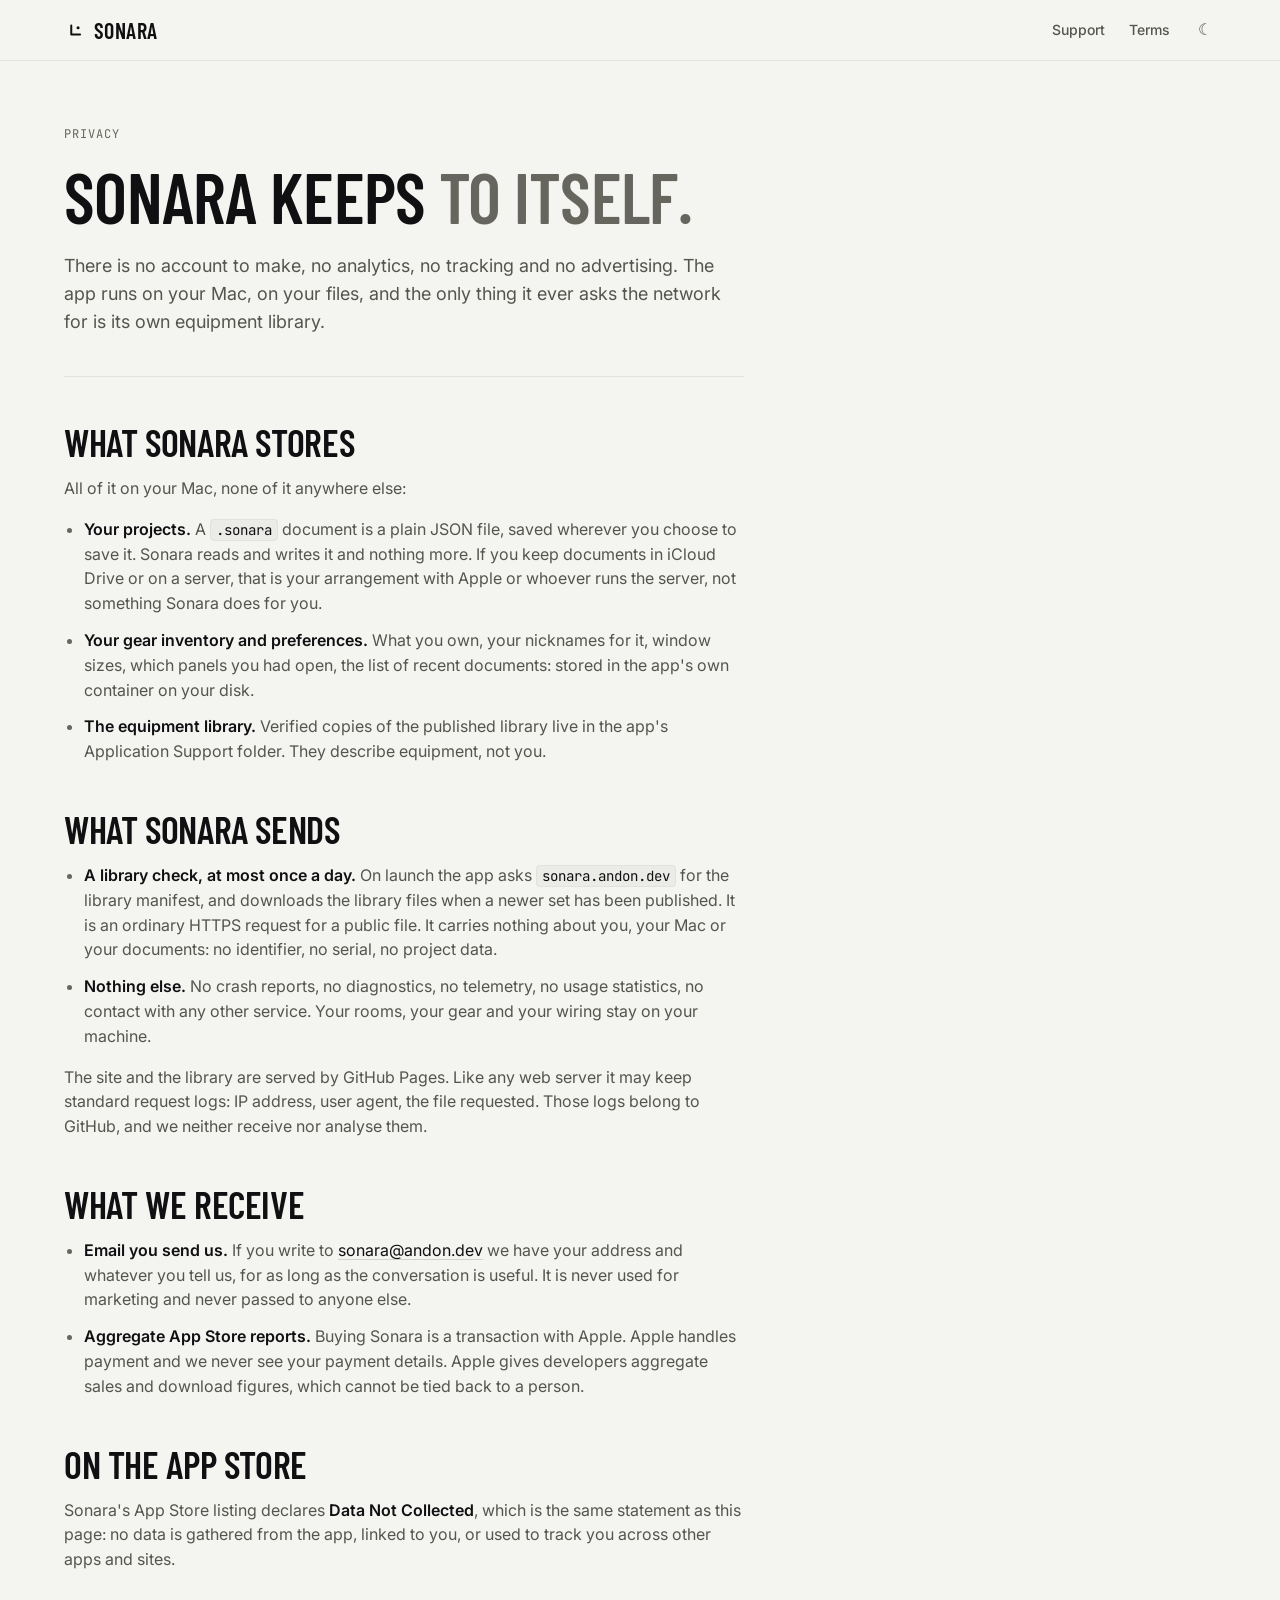
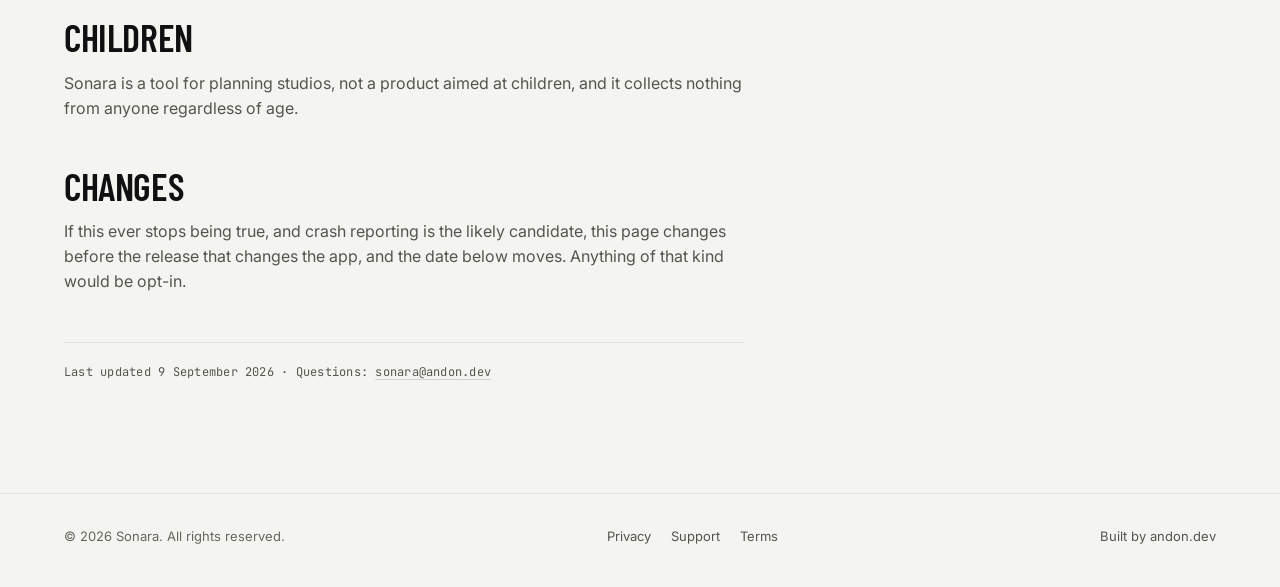
<file: privacy/index.html>
<!doctype html>
<html lang="en">
<head>
  <meta charset="utf-8" />
  <meta name="viewport" content="width=device-width, initial-scale=1" />
  <title>Privacy - Sonara</title>
  <meta name="description" content="What Sonara stores, what it sends and what we receive. No account, no analytics, no tracking: the app fetches its equipment library and nothing else." />
  <meta property="og:title" content="Privacy - Sonara" />
  <meta property="og:description" content="No account, no analytics, no tracking. Sonara fetches its equipment library and nothing else." />
  <meta property="og:url" content="https://sonara.andon.dev/privacy/" />
  <link rel="canonical" href="https://sonara.andon.dev/privacy/" />
  <link rel="icon" type="image/png" href="/assets/icon-256.png" />
  <link rel="apple-touch-icon" href="/assets/icon-256.png" />
  <script>(function(){var t;try{t=localStorage.getItem('theme')}catch(e){}if(!t)t=(window.matchMedia&&matchMedia('(prefers-color-scheme: light)').matches)?'light':'dark';document.documentElement.setAttribute('data-theme',t);})();</script>
  <link rel="preconnect" href="https://fonts.googleapis.com" />
  <link rel="preconnect" href="https://fonts.gstatic.com" crossorigin />
  <link href="https://fonts.googleapis.com/css2?family=Barlow+Condensed:wght@600;700&family=Inter:wght@400;500;600&family=JetBrains+Mono&display=swap" rel="stylesheet" />
  <link rel="stylesheet" href="/style.css" />
</head>
<body class="subpage" id="top">
  <header>
    <div class="wrap nav">
      <a href="/" class="brand" aria-label="Sonara">
        <svg viewBox="0 0 100 100" aria-hidden="true"><path d="M33 30 V70 H73" fill="none" stroke="currentColor" stroke-width="9" stroke-linecap="round" stroke-linejoin="round"/><circle cx="64" cy="40" r="7" fill="currentColor"/></svg>
        <span class="name">Sonara</span>
      </a>
      <nav class="nav-links">
        <a class="nav-link" href="/support/">Support</a>
        <a class="nav-link" href="/terms/">Terms</a>
        <button id="theme-toggle" class="theme-btn" aria-label="Toggle dark and light theme">☀︎</button>
      </nav>
    </div>
  </header>

  <main>
    <section class="page">
      <div class="wrap">
        <div class="page-head">
          <span class="mono">Privacy</span>
          <h1 class="display">Sonara keeps <em>to itself.</em></h1>
          <p class="lede">There is no account to make, no analytics, no tracking and no advertising. The app runs on your Mac, on your files, and the only thing it ever asks the network for is its own equipment library.</p>
        </div>

        <div class="prose">
          <h2 class="display">What Sonara stores</h2>
          <p>All of it on your Mac, none of it anywhere else:</p>
          <ul>
            <li><b>Your projects.</b> A <code>.sonara</code> document is a plain JSON file, saved wherever you choose to save it. Sonara reads and writes it and nothing more. If you keep documents in iCloud Drive or on a server, that is your arrangement with Apple or whoever runs the server, not something Sonara does for you.</li>
            <li><b>Your gear inventory and preferences.</b> What you own, your nicknames for it, window sizes, which panels you had open, the list of recent documents: stored in the app's own container on your disk.</li>
            <li><b>The equipment library.</b> Verified copies of the published library live in the app's Application Support folder. They describe equipment, not you.</li>
          </ul>

          <h2 class="display">What Sonara sends</h2>
          <ul>
            <li><b>A library check, at most once a day.</b> On launch the app asks <code>sonara.andon.dev</code> for the library manifest, and downloads the library files when a newer set has been published. It is an ordinary HTTPS request for a public file. It carries nothing about you, your Mac or your documents: no identifier, no serial, no project data.</li>
            <li><b>Nothing else.</b> No crash reports, no diagnostics, no telemetry, no usage statistics, no contact with any other service. Your rooms, your gear and your wiring stay on your machine.</li>
          </ul>
          <p>The site and the library are served by GitHub Pages. Like any web server it may keep standard request logs: IP address, user agent, the file requested. Those logs belong to GitHub, and we neither receive nor analyse them.</p>

          <h2 class="display">What we receive</h2>
          <ul>
            <li><b>Email you send us.</b> If you write to <a href="mailto:sonara@andon.dev">sonara@andon.dev</a> we have your address and whatever you tell us, for as long as the conversation is useful. It is never used for marketing and never passed to anyone else.</li>
            <li><b>Aggregate App Store reports.</b> Buying Sonara is a transaction with Apple. Apple handles payment and we never see your payment details. Apple gives developers aggregate sales and download figures, which cannot be tied back to a person.</li>
          </ul>

          <h2 class="display">On the App Store</h2>
          <p>Sonara's App Store listing declares <b>Data Not Collected</b>, which is the same statement as this page: no data is gathered from the app, linked to you, or used to track you across other apps and sites.</p>

          <h2 class="display">Children</h2>
          <p>Sonara is a tool for planning studios, not a product aimed at children, and it collects nothing from anyone regardless of age.</p>

          <h2 class="display">Changes</h2>
          <p>If this ever stops being true, and crash reporting is the likely candidate, this page changes before the release that changes the app, and the date below moves. Anything of that kind would be opt-in.</p>

          <p class="mono updated">Last updated 9 September 2026 &middot; Questions: <a href="mailto:sonara@andon.dev">sonara@andon.dev</a></p>
        </div>
      </div>
    </section>
  </main>

  <footer>
    <div class="wrap foot">
      <div>© 2026 Sonara. All rights reserved.</div>
      <nav class="foot-links">
        <a href="/privacy/">Privacy</a>
        <a href="/support/">Support</a>
        <a href="/terms/">Terms</a>
      </nav>
      <div><a href="https://andon.dev">Built by andon.dev</a></div>
    </div>
  </footer>

  <script src="/theme.js"></script>
</body>
</html>
</file>
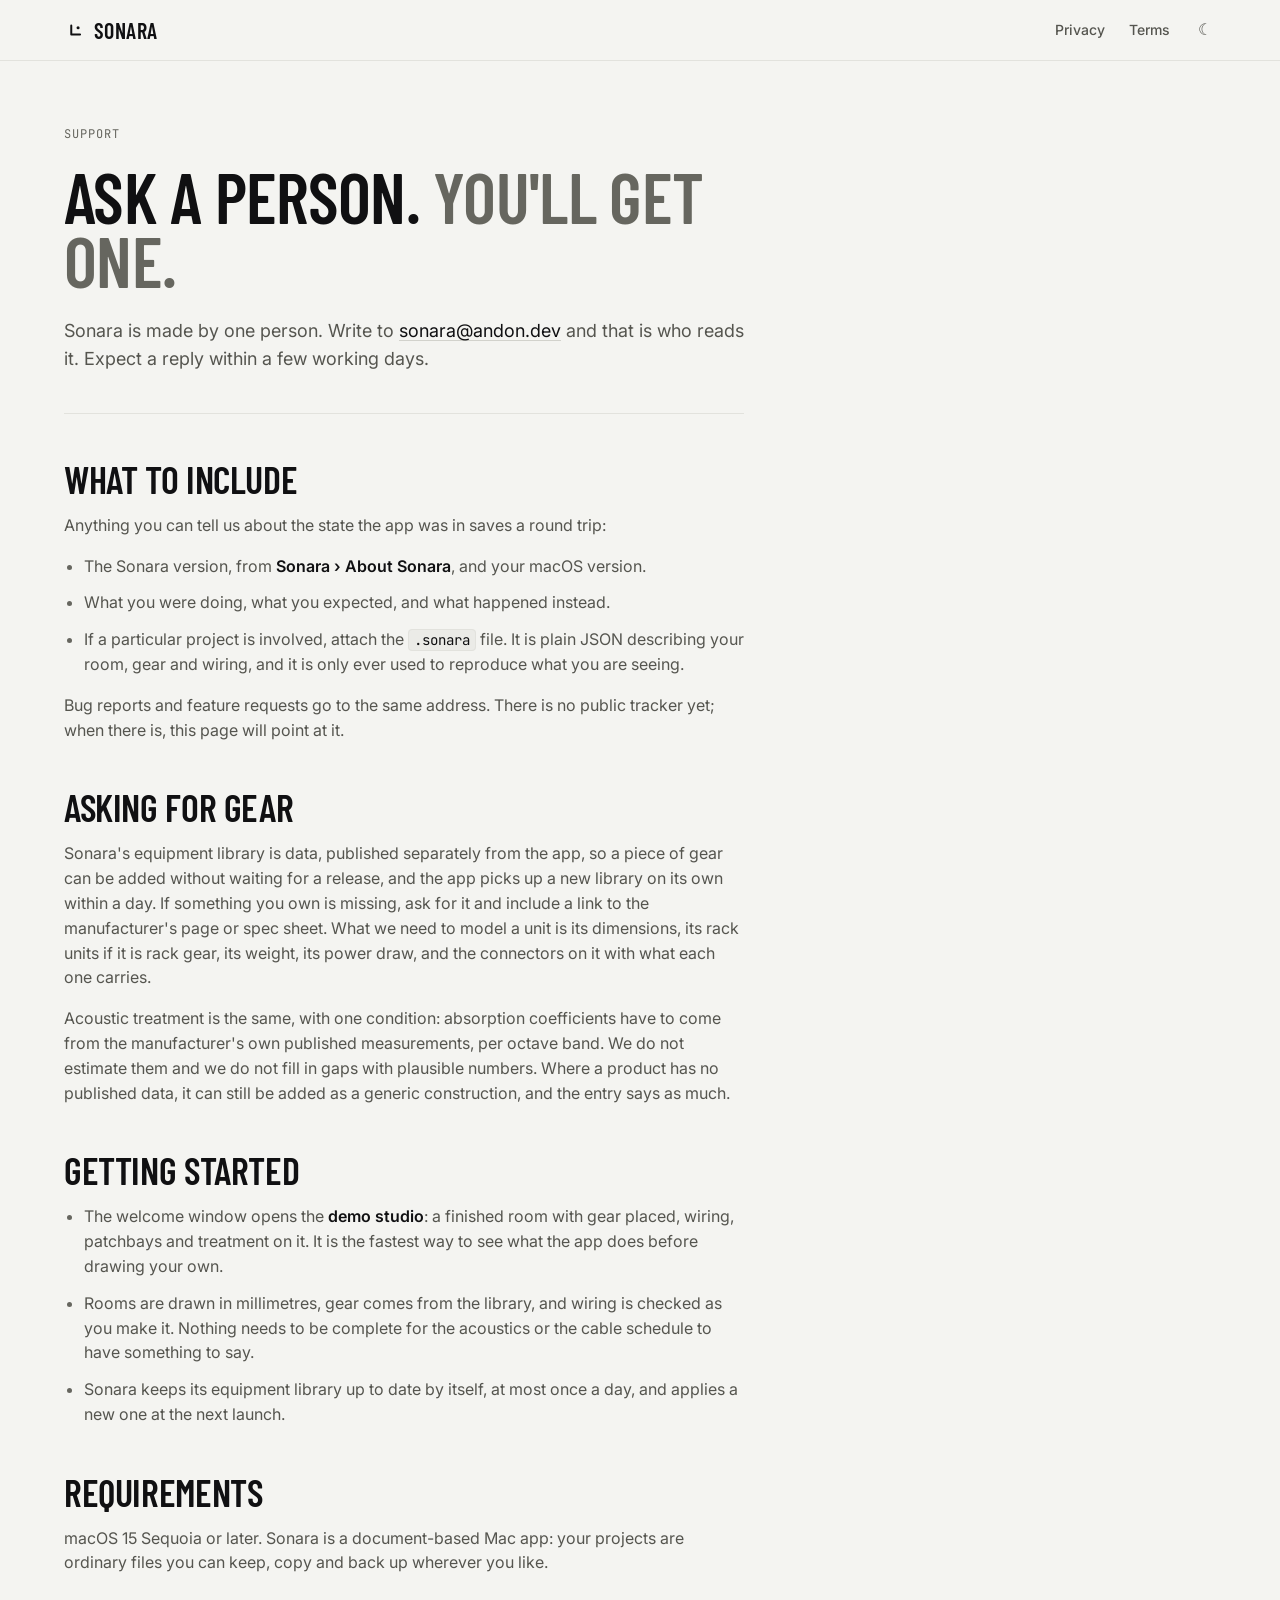
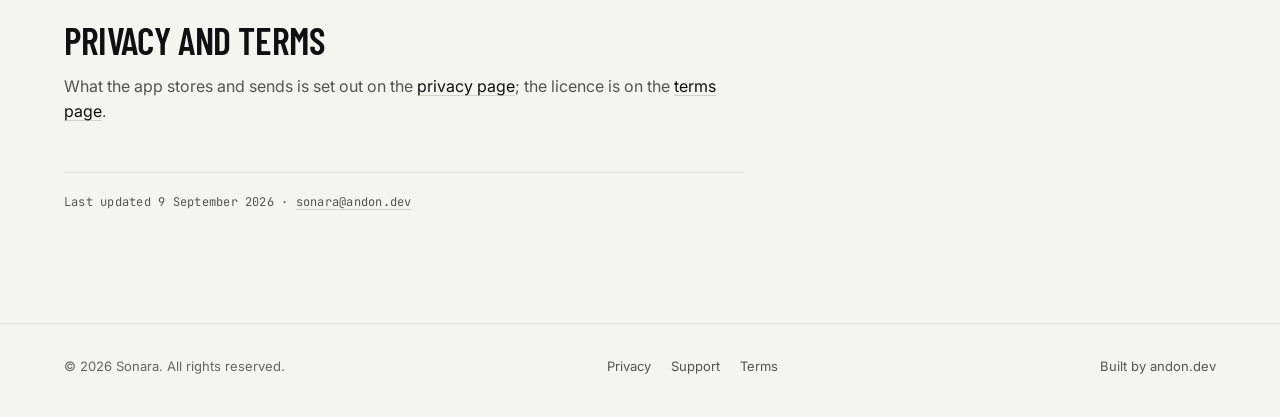
<file: support/index.html>
<!doctype html>
<html lang="en">
<head>
  <meta charset="utf-8" />
  <meta name="viewport" content="width=device-width, initial-scale=1" />
  <title>Support - Sonara</title>
  <meta name="description" content="How to get help with Sonara: where to write, what to include, how to ask for a piece of gear to be added to the library, and where to start." />
  <meta property="og:title" content="Support - Sonara" />
  <meta property="og:description" content="Where to write, what to include, and how to ask for gear to be added to the library." />
  <meta property="og:url" content="https://sonara.andon.dev/support/" />
  <link rel="canonical" href="https://sonara.andon.dev/support/" />
  <link rel="icon" type="image/png" href="/assets/icon-256.png" />
  <link rel="apple-touch-icon" href="/assets/icon-256.png" />
  <script>(function(){var t;try{t=localStorage.getItem('theme')}catch(e){}if(!t)t=(window.matchMedia&&matchMedia('(prefers-color-scheme: light)').matches)?'light':'dark';document.documentElement.setAttribute('data-theme',t);})();</script>
  <link rel="preconnect" href="https://fonts.googleapis.com" />
  <link rel="preconnect" href="https://fonts.gstatic.com" crossorigin />
  <link href="https://fonts.googleapis.com/css2?family=Barlow+Condensed:wght@600;700&family=Inter:wght@400;500;600&family=JetBrains+Mono&display=swap" rel="stylesheet" />
  <link rel="stylesheet" href="/style.css" />
</head>
<body class="subpage" id="top">
  <header>
    <div class="wrap nav">
      <a href="/" class="brand" aria-label="Sonara">
        <svg viewBox="0 0 100 100" aria-hidden="true"><path d="M33 30 V70 H73" fill="none" stroke="currentColor" stroke-width="9" stroke-linecap="round" stroke-linejoin="round"/><circle cx="64" cy="40" r="7" fill="currentColor"/></svg>
        <span class="name">Sonara</span>
      </a>
      <nav class="nav-links">
        <a class="nav-link" href="/privacy/">Privacy</a>
        <a class="nav-link" href="/terms/">Terms</a>
        <button id="theme-toggle" class="theme-btn" aria-label="Toggle dark and light theme">☀︎</button>
      </nav>
    </div>
  </header>

  <main>
    <section class="page">
      <div class="wrap">
        <div class="page-head">
          <span class="mono">Support</span>
          <h1 class="display">Ask a person. <em>You'll get one.</em></h1>
          <p class="lede">Sonara is made by one person. Write to <a href="mailto:sonara@andon.dev">sonara@andon.dev</a> and that is who reads it. Expect a reply within a few working days.</p>
        </div>

        <div class="prose">
          <h2 class="display">What to include</h2>
          <p>Anything you can tell us about the state the app was in saves a round trip:</p>
          <ul>
            <li>The Sonara version, from <b>Sonara &rsaquo; About Sonara</b>, and your macOS version.</li>
            <li>What you were doing, what you expected, and what happened instead.</li>
            <li>If a particular project is involved, attach the <code>.sonara</code> file. It is plain JSON describing your room, gear and wiring, and it is only ever used to reproduce what you are seeing.</li>
          </ul>
          <p>Bug reports and feature requests go to the same address. There is no public tracker yet; when there is, this page will point at it.</p>

          <h2 class="display">Asking for gear</h2>
          <p>Sonara's equipment library is data, published separately from the app, so a piece of gear can be added without waiting for a release, and the app picks up a new library on its own within a day. If something you own is missing, ask for it and include a link to the manufacturer's page or spec sheet. What we need to model a unit is its dimensions, its rack units if it is rack gear, its weight, its power draw, and the connectors on it with what each one carries.</p>
          <p>Acoustic treatment is the same, with one condition: absorption coefficients have to come from the manufacturer's own published measurements, per octave band. We do not estimate them and we do not fill in gaps with plausible numbers. Where a product has no published data, it can still be added as a generic construction, and the entry says as much.</p>

          <h2 class="display">Getting started</h2>
          <ul>
            <li>The welcome window opens the <b>demo studio</b>: a finished room with gear placed, wiring, patchbays and treatment on it. It is the fastest way to see what the app does before drawing your own.</li>
            <li>Rooms are drawn in millimetres, gear comes from the library, and wiring is checked as you make it. Nothing needs to be complete for the acoustics or the cable schedule to have something to say.</li>
            <li>Sonara keeps its equipment library up to date by itself, at most once a day, and applies a new one at the next launch.</li>
          </ul>

          <h2 class="display">Requirements</h2>
          <p>macOS 15 Sequoia or later. Sonara is a document-based Mac app: your projects are ordinary files you can keep, copy and back up wherever you like.</p>

          <h2 class="display">Privacy and terms</h2>
          <p>What the app stores and sends is set out on the <a href="/privacy/">privacy page</a>; the licence is on the <a href="/terms/">terms page</a>.</p>

          <p class="mono updated">Last updated 9 September 2026 &middot; <a href="mailto:sonara@andon.dev">sonara@andon.dev</a></p>
        </div>
      </div>
    </section>
  </main>

  <footer>
    <div class="wrap foot">
      <div>© 2026 Sonara. All rights reserved.</div>
      <nav class="foot-links">
        <a href="/privacy/">Privacy</a>
        <a href="/support/">Support</a>
        <a href="/terms/">Terms</a>
      </nav>
      <div><a href="https://andon.dev">Built by andon.dev</a></div>
    </div>
  </footer>

  <script src="/theme.js"></script>
</body>
</html>
</file>
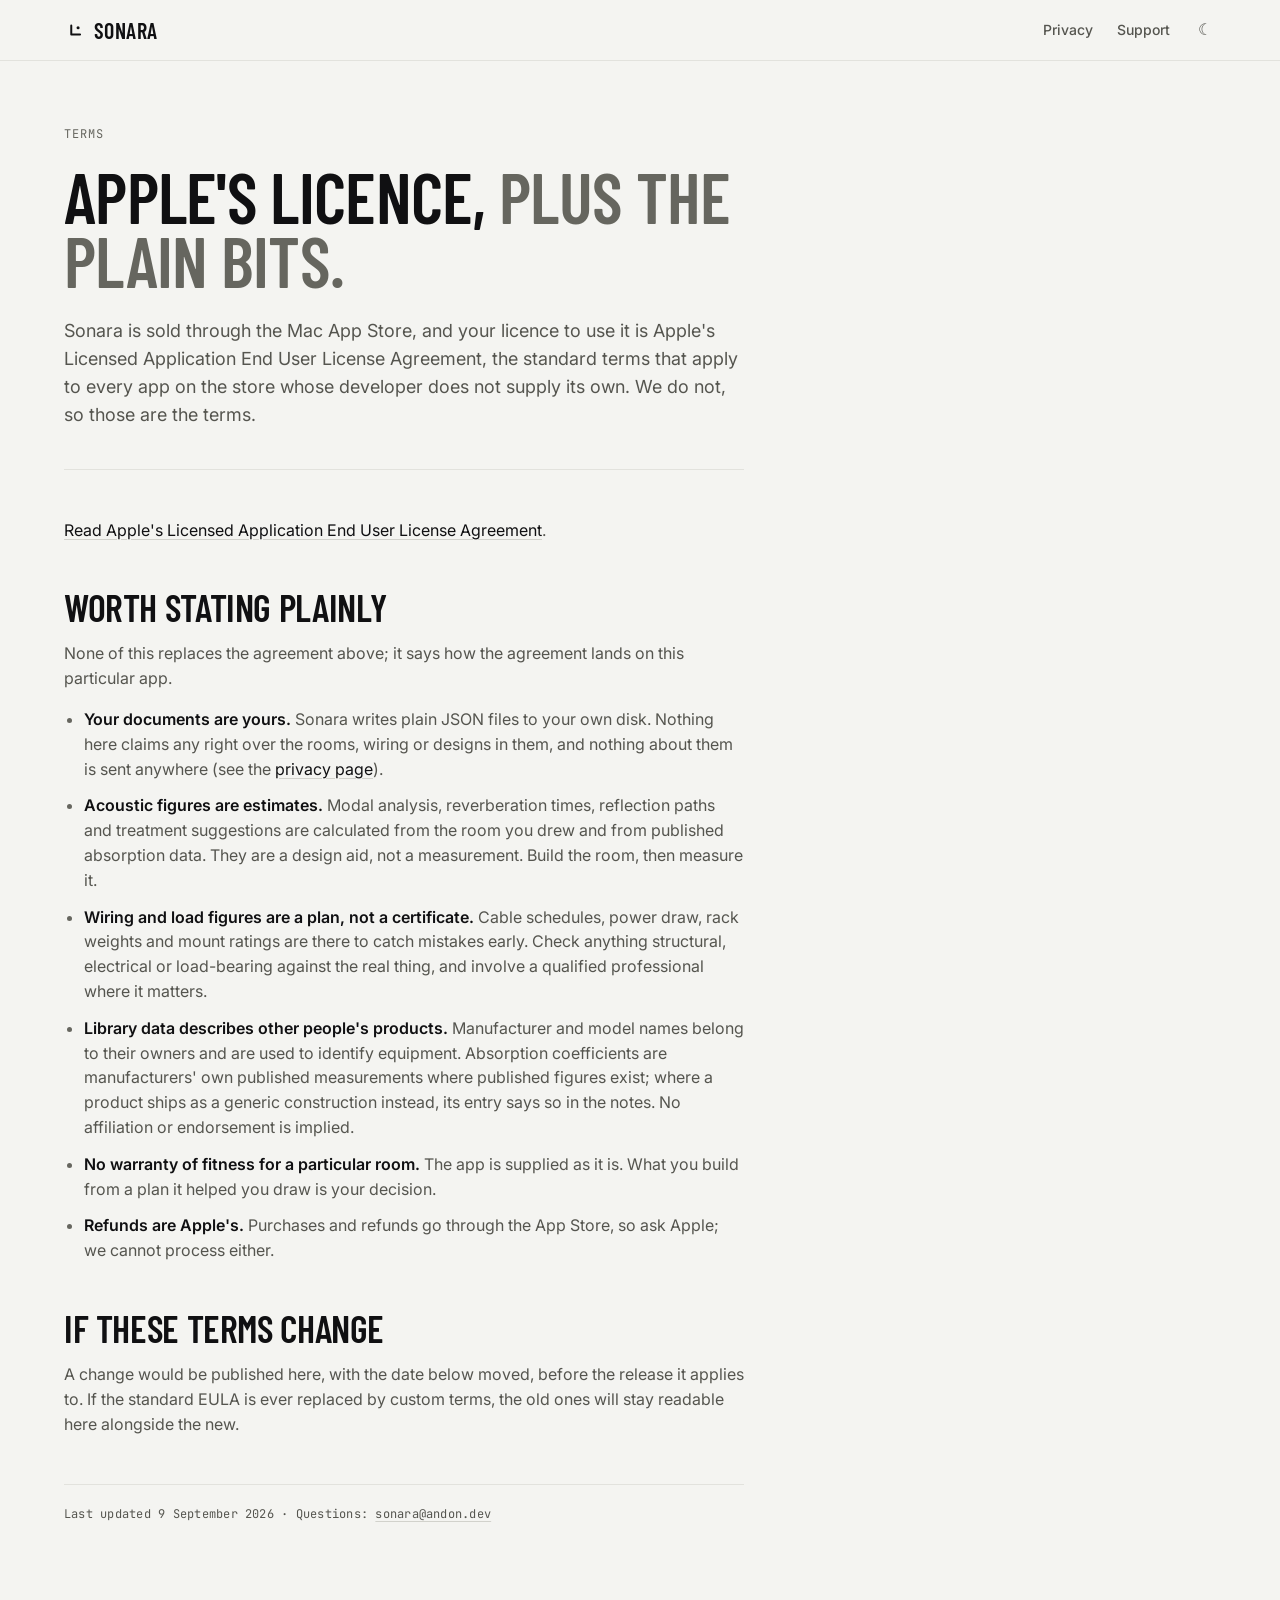
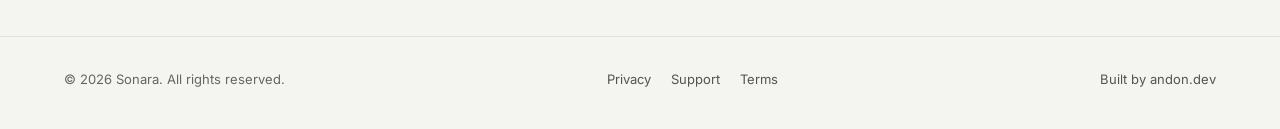
<file: terms/index.html>
<!doctype html>
<html lang="en">
<head>
  <meta charset="utf-8" />
  <meta name="viewport" content="width=device-width, initial-scale=1" />
  <title>Terms - Sonara</title>
  <meta name="description" content="Sonara is licensed under Apple's standard End User License Agreement, plus a few things worth stating plainly about your documents, library data and acoustic estimates." />
  <meta property="og:title" content="Terms - Sonara" />
  <meta property="og:description" content="Apple's standard EULA applies, plus a few plain notes on documents, library data and acoustic estimates." />
  <meta property="og:url" content="https://sonara.andon.dev/terms/" />
  <link rel="canonical" href="https://sonara.andon.dev/terms/" />
  <link rel="icon" type="image/png" href="/assets/icon-256.png" />
  <link rel="apple-touch-icon" href="/assets/icon-256.png" />
  <script>(function(){var t;try{t=localStorage.getItem('theme')}catch(e){}if(!t)t=(window.matchMedia&&matchMedia('(prefers-color-scheme: light)').matches)?'light':'dark';document.documentElement.setAttribute('data-theme',t);})();</script>
  <link rel="preconnect" href="https://fonts.googleapis.com" />
  <link rel="preconnect" href="https://fonts.gstatic.com" crossorigin />
  <link href="https://fonts.googleapis.com/css2?family=Barlow+Condensed:wght@600;700&family=Inter:wght@400;500;600&family=JetBrains+Mono&display=swap" rel="stylesheet" />
  <link rel="stylesheet" href="/style.css" />
</head>
<body class="subpage" id="top">
  <header>
    <div class="wrap nav">
      <a href="/" class="brand" aria-label="Sonara">
        <svg viewBox="0 0 100 100" aria-hidden="true"><path d="M33 30 V70 H73" fill="none" stroke="currentColor" stroke-width="9" stroke-linecap="round" stroke-linejoin="round"/><circle cx="64" cy="40" r="7" fill="currentColor"/></svg>
        <span class="name">Sonara</span>
      </a>
      <nav class="nav-links">
        <a class="nav-link" href="/privacy/">Privacy</a>
        <a class="nav-link" href="/support/">Support</a>
        <button id="theme-toggle" class="theme-btn" aria-label="Toggle dark and light theme">☀︎</button>
      </nav>
    </div>
  </header>

  <main>
    <section class="page">
      <div class="wrap">
        <div class="page-head">
          <span class="mono">Terms</span>
          <h1 class="display">Apple's licence, <em>plus the plain bits.</em></h1>
          <p class="lede">Sonara is sold through the Mac App Store, and your licence to use it is Apple's Licensed Application End User License Agreement, the standard terms that apply to every app on the store whose developer does not supply its own. We do not, so those are the terms.</p>
        </div>

        <div class="prose">
          <p><a href="https://www.apple.com/legal/internet-services/itunes/dev/stdeula/">Read Apple's Licensed Application End User License Agreement</a>.</p>

          <h2 class="display">Worth stating plainly</h2>
          <p>None of this replaces the agreement above; it says how the agreement lands on this particular app.</p>
          <ul>
            <li><b>Your documents are yours.</b> Sonara writes plain JSON files to your own disk. Nothing here claims any right over the rooms, wiring or designs in them, and nothing about them is sent anywhere (see the <a href="/privacy/">privacy page</a>).</li>
            <li><b>Acoustic figures are estimates.</b> Modal analysis, reverberation times, reflection paths and treatment suggestions are calculated from the room you drew and from published absorption data. They are a design aid, not a measurement. Build the room, then measure it.</li>
            <li><b>Wiring and load figures are a plan, not a certificate.</b> Cable schedules, power draw, rack weights and mount ratings are there to catch mistakes early. Check anything structural, electrical or load-bearing against the real thing, and involve a qualified professional where it matters.</li>
            <li><b>Library data describes other people's products.</b> Manufacturer and model names belong to their owners and are used to identify equipment. Absorption coefficients are manufacturers' own published measurements where published figures exist; where a product ships as a generic construction instead, its entry says so in the notes. No affiliation or endorsement is implied.</li>
            <li><b>No warranty of fitness for a particular room.</b> The app is supplied as it is. What you build from a plan it helped you draw is your decision.</li>
            <li><b>Refunds are Apple's.</b> Purchases and refunds go through the App Store, so ask Apple; we cannot process either.</li>
          </ul>

          <h2 class="display">If these terms change</h2>
          <p>A change would be published here, with the date below moved, before the release it applies to. If the standard EULA is ever replaced by custom terms, the old ones will stay readable here alongside the new.</p>

          <p class="mono updated">Last updated 9 September 2026 &middot; Questions: <a href="mailto:sonara@andon.dev">sonara@andon.dev</a></p>
        </div>
      </div>
    </section>
  </main>

  <footer>
    <div class="wrap foot">
      <div>© 2026 Sonara. All rights reserved.</div>
      <nav class="foot-links">
        <a href="/privacy/">Privacy</a>
        <a href="/support/">Support</a>
        <a href="/terms/">Terms</a>
      </nav>
      <div><a href="https://andon.dev">Built by andon.dev</a></div>
    </div>
  </footer>

  <script src="/theme.js"></script>
</body>
</html>
</file>
<file: style.css>
/* Sonara site.
   Dark first, the way the app and the studio brands are. Barlow Condensed
   for display type, Inter for reading, JetBrains Mono for figures and
   labels. One accent (blue), used sparingly. The corner-dotted frame is
   kept for the hero image only, as a nod to the plan the app draws. */

:root {
  --s1: 4px; --s2: 8px; --s3: 12px; --s4: 16px; --s5: 20px; --s6: 24px;
  --s8: 32px; --s10: 40px; --s12: 48px; --s16: 64px; --s20: 80px; --s24: 96px; --s32: 128px;
  --max-width: 1200px;
  --radius: 6px;

  --bg: #0b0b0c;
  --bg-2: #121214;
  --bg-3: #1a1a1d;
  --ink: #f3f3f0;
  --ink-2: #a9a9a2;
  --ink-3: #7f7f78;
  --line: #232326;
  --line-2: #2e2e32;
  --accent: #2f6bff;
  --accent-hover: #5486ff;
  --accent-ink: #fff;
  --header-bg: rgba(11, 11, 12, 0.82);
  --shot-shadow: 0 30px 80px rgba(0, 0, 0, 0.6);
  color-scheme: dark;
}
[data-theme="light"] {
  --bg: #f4f4f1;
  --bg-2: #ffffff;
  --bg-3: #ebebe7;
  --ink: #101012;
  --ink-2: #55554f;
  --ink-3: #66665f;
  --line: #e2e2dd;
  --line-2: #d2d2cc;
  --accent: #0044cc;
  --accent-hover: #0036a3;
  --accent-ink: #fff;
  --header-bg: rgba(244, 244, 241, 0.86);
  --shot-shadow: 0 30px 80px rgba(0, 0, 0, 0.18);
  color-scheme: light;
}

* { box-sizing: border-box; }
html { scroll-behavior: smooth; }
body {
  margin: 0;
  font-family: "Inter", -apple-system, BlinkMacSystemFont, "Segoe UI", sans-serif;
  font-size: 16px; line-height: 1.55;
  background: var(--bg); color: var(--ink);
  -webkit-font-smoothing: antialiased;
}
a { color: inherit; text-decoration: none; }
img { max-width: 100%; height: auto; display: block; }
.wrap { max-width: var(--max-width); margin: 0 auto; padding: 0 var(--s6); }

.display {
  font-family: "Barlow Condensed", "Inter", sans-serif;
  font-weight: 600; text-transform: uppercase;
  letter-spacing: -0.01em; line-height: 0.92;
}
.mono {
  font-family: "JetBrains Mono", ui-monospace, monospace;
  font-size: 12px; letter-spacing: 0.08em; text-transform: uppercase;
  color: var(--ink-3);
}

/* ---------- Header ---------- */
header {
  position: sticky; top: 0; z-index: 10;
  background: var(--header-bg);
  backdrop-filter: blur(10px); -webkit-backdrop-filter: blur(10px);
  border-bottom: 1px solid var(--line);
}
.nav { display: flex; align-items: center; justify-content: space-between; height: 60px; }
.brand { display: inline-flex; align-items: center; gap: var(--s2); opacity: 0; transition: opacity 300ms ease; }
header.scrolled .brand { opacity: 1; }
.brand svg { width: 22px; height: 22px; color: var(--ink); }
.brand .name { font-family: "Barlow Condensed", sans-serif; font-weight: 600; font-size: 22px; letter-spacing: 0.02em; text-transform: uppercase; }
.nav-links { display: flex; align-items: center; gap: var(--s6); }
.nav-links a.nav-link { color: var(--ink-2); font-size: 14px; font-weight: 500; }
.nav-links a.nav-link:hover { color: var(--ink); }
.theme-btn { background: transparent; border: 0; padding: 4px; color: var(--ink-2); font-size: 16px; line-height: 1; cursor: pointer; }
.theme-btn:hover { color: var(--ink); }

/* ---------- Buttons ---------- */
.button {
  display: inline-flex; align-items: center; gap: var(--s2);
  font-family: "Inter", sans-serif; font-size: 15px; font-weight: 600; line-height: 20px;
  padding: 12px 20px; border-radius: var(--radius); border: 0;
  color: var(--accent-ink); background: var(--accent);
  box-shadow: 0 0 0 1px rgba(255,255,255,0.06) inset, 0 8px 24px rgba(47, 107, 255, 0.25);
  transition: background-color 160ms ease;
}
.button:hover { background: var(--accent-hover); }
.button--static { cursor: default; }
.button--static:hover { background: var(--accent); }

/* ---------- Hero ---------- */
.hero { padding: var(--s16) 0 0; }
.hero .mono { margin: 0 0 var(--s5); display: block; }
.masthead { display: flex; align-items: baseline; gap: var(--s8); flex-wrap: wrap; margin: 0 0 var(--s12); }
.masthead .mono { margin: 0; padding-bottom: 0.18em; }
.wordmark {
  display: flex; align-items: center; gap: 0.08em;
  font-size: clamp(64px, 10.5vw, 148px); line-height: 1;
  margin: 0; letter-spacing: 0.01em;
}
.wordmark svg { width: 0.72em; height: 0.72em; flex: none; color: var(--ink); }
.hero h1 {
  font-size: clamp(48px, 7.5vw, 104px);
  margin: 0 0 var(--s8); max-width: 24ch;
}
.hero h1 em { font-style: normal; color: var(--ink-3); }
.hero-row { display: flex; align-items: flex-end; justify-content: flex-start; gap: var(--s10); flex-wrap: wrap; margin-bottom: var(--s12); }
.hero-row p { margin: 0; max-width: 46ch; font-size: 18px; color: var(--ink-2); }

/* The screenshot bleeds off the bottom of the first screen and fades into
   the page; the corner dots are the plan-drawing motif. */
.hero-shot {
  position: relative; overflow: hidden; aspect-ratio: 16 / 8.2;
  border: 1px solid var(--line-2); background: var(--bg-2);
  box-shadow: var(--shot-shadow);
}
.hero-shot img { width: 106%; max-width: none; margin: -1.5% 0 0 -3%; }
.hero-shot::after {
  content: ""; position: absolute; inset: auto 0 0 0; height: 30%;
  background: linear-gradient(to bottom, transparent, var(--bg));
  pointer-events: none;
}
.dot {
  position: absolute; width: 8px; height: 8px; border-radius: 50%; z-index: 2;
  background: var(--bg); box-shadow: 0 0 0 1px var(--ink-3), 0 0 0 4px var(--bg);
}
.dot--tl { top: -4px; left: -4px; } .dot--tr { top: -4px; right: -4px; }
.dot--bl { bottom: -4px; left: -4px; } .dot--br { bottom: -4px; right: -4px; }

/* ---------- Spec strip ---------- */
.spec { border-top: 1px solid var(--line); border-bottom: 1px solid var(--line); margin-top: var(--s20); }
.spec-grid { display: grid; grid-template-columns: repeat(6, 1fr); }
.spec-cell { padding: var(--s6) var(--s5); border-right: 1px dashed var(--line-2); }
.spec-cell:last-child { border-right: 0; }
.spec-cell .mono { display: block; margin-bottom: var(--s2); }
.spec-cell strong { font-family: "Barlow Condensed", sans-serif; font-weight: 600; font-size: 30px; line-height: 1; letter-spacing: -0.01em; }
.spec-cell strong small { font-size: 16px; color: var(--ink-2); font-weight: 500; margin-left: 4px; }

/* ---------- Scroll story ----------
   The copy for each step scrolls in the left column; the frame on the right
   is sticky and crossfades between the step's screenshots. The two pages
   taller than a screen pan through the frame as their step scrolls, so the
   report is read by scrolling the page. Under 900px the frame is dropped and
   each step shows its own media inline. */
.story { padding: var(--s16) 0 0; }
.story-grid { display: grid; grid-template-columns: 5fr 7fr; gap: var(--s16); align-items: start; }
.step { min-height: 100vh; display: flex; align-items: center; padding: var(--s10) 0; }
/* The steps whose page pans through the frame are sized by story.js so the
   page moves no faster than the scroll (one pixel of page per pixel scrolled);
   this is the floor for a short page or before the image has loaded. */
.step--long { min-height: 220vh; }
.step-copy .mono { display: block; margin-bottom: var(--s4); }
.step-copy .mono b { color: var(--accent); font-weight: 400; margin-right: var(--s3); }
.step-copy h2 { font-size: clamp(44px, 5vw, 68px); margin: 0 0 var(--s5); max-width: 15ch; }
.step-copy p { margin: 0; color: var(--ink-2); font-size: 17px; max-width: 42ch; }
.step-media { display: none; }

/* Frame height is two thirds of its column width; centre it in the viewport. */
.stage { position: sticky; top: max(80px, calc(50vh - (7 / 12 * min(var(--max-width), 100vw - 48px) - 37px) / 3)); }
.stage-frame {
  position: relative; aspect-ratio: 3 / 2;
  border: 1px solid var(--line-2); border-radius: var(--radius);
  background: var(--bg-2); box-shadow: var(--shot-shadow); overflow: hidden;
}
.layer { position: absolute; inset: 0; opacity: 0; transition: opacity 600ms ease; pointer-events: none; }
.layer.active { opacity: 1; pointer-events: auto; }
.layer .crop { position: absolute; inset: 0; aspect-ratio: auto; border: 0; border-radius: 0; box-shadow: none; }
.layer--tall img.pan { position: absolute; left: 0; top: 0; width: 100%; will-change: transform; }
/* Before and after in the frame: one crop of the same figures, the treated
   room fading in over the untreated one as the reader scrolls through the
   step (story.js sets --flip from 0 to 1), so the treatment reads as
   happening rather than as two pictures to compare. */
.flip img.after { opacity: var(--flip, 0); }
.flip .crop-label { display: grid; }
.flip .crop-label span { grid-area: 1 / 1; transition: opacity 200ms ease; }
.flip .flip-before { opacity: calc(1 - var(--flip, 0)); }
.flip .flip-after { opacity: var(--flip, 0); }

/* A zoomed crop of a screenshot: the image is scaled past the frame and
   offset so the detail that sells the view is what shows. */
.crop {
  position: relative; overflow: hidden; aspect-ratio: 3 / 2;
  border: 1px solid var(--line-2); border-radius: var(--radius);
  background: var(--bg-2); box-shadow: var(--shot-shadow); cursor: zoom-in;
}
.crop img {
  position: absolute; max-width: none;
  width: calc(100% * var(--zoom, 1.4));
  left: var(--x, -20%); top: var(--y, -20%);
  will-change: transform;
}

/* A page taller than any screen, shown at width and scrolled in place
   (the narrow-screen fallback for the panning layers). */
.tall {
  position: relative; overflow-y: auto; overflow-x: hidden; aspect-ratio: 3 / 2;
  border: 1px solid var(--line-2); border-radius: var(--radius);
  background: var(--bg-2); box-shadow: var(--shot-shadow);
  scrollbar-width: thin; scrollbar-color: var(--line-2) transparent;
}
.tall img { width: 100%; display: block; }
.tall-hint {
  position: sticky; bottom: var(--s3); left: 100%; transform: translateX(calc(-100% - var(--s3)));
  display: inline-block; padding: 4px 8px; border-radius: 999px;
  background: var(--bg); border: 1px solid var(--line-2); color: var(--ink-2); font-size: 11px;
}

/* Before and after, inline on narrow screens: two wide crops of the same figures, stacked. */
.compare { display: grid; gap: var(--s3); }
.crop--wide { aspect-ratio: 3 / 1; }
.crop-label {
  position: absolute; z-index: 2; bottom: var(--s3); left: var(--s3);
  padding: 4px 8px; border-radius: 999px;
  background: var(--bg); border: 1px solid var(--line-2); color: var(--ink); font-size: 11px;
}

/* Full-width breaker: the 3D view */
.breaker { padding: var(--s16) 0; border-top: 1px solid var(--line); margin-top: var(--s16); }
.breaker-head { display: flex; align-items: flex-end; justify-content: space-between; gap: var(--s8); margin-bottom: var(--s8); flex-wrap: wrap; }
.breaker-head h2 { font-size: clamp(44px, 5vw, 68px); margin: 0; }
.breaker-head p { margin: 0; color: var(--ink-2); max-width: 40ch; }
.breaker .crop { aspect-ratio: 16 / 7; }

/* ---------- Closing ---------- */
.closing { padding: var(--s32) 0; border-top: 1px solid var(--line); text-align: center; }
.closing h2 { font-size: clamp(48px, 7vw, 96px); margin: 0 0 var(--s8); }
.closing h2 em { font-style: normal; color: var(--ink-3); }

/* ---------- Prose pages ----------
   Privacy, support and terms: one column at reading width, on the same type
   scale as the rest of the site. There is no wordmark below the header here,
   so the brand in it is shown from the top rather than fading in on scroll. */
.subpage header .brand { opacity: 1; }
.page { padding: var(--s16) 0 var(--s24); }
.page-head { max-width: 68ch; margin-bottom: var(--s12); padding-bottom: var(--s10); border-bottom: 1px solid var(--line); }
.page-head .mono { display: block; margin-bottom: var(--s5); }
.page-head h1 { font-size: clamp(40px, 5.5vw, 76px); margin: 0 0 var(--s6); }
.page-head h1 em { font-style: normal; color: var(--ink-3); }
.lede { margin: 0; font-size: 18px; color: var(--ink-2); }

.prose { max-width: 68ch; }
.prose h2 { font-size: clamp(28px, 3vw, 38px); margin: var(--s12) 0 var(--s4); }
.prose p { margin: 0 0 var(--s4); color: var(--ink-2); }
.prose ul { margin: 0 0 var(--s4); padding-left: var(--s5); color: var(--ink-2); }
.prose li { margin-bottom: var(--s3); }
.prose li::marker { color: var(--ink-3); }
.prose b { color: var(--ink); font-weight: 600; }
/* Links in prose read as the text they sit in, marked by an underline in the
   rule colour rather than by going blue: the accent is kept for the one thing
   on the site that is a button. */
.prose a, .page-head a {
  color: var(--ink);
  text-decoration: underline;
  text-decoration-color: var(--line-2);
  text-decoration-thickness: 1px;
  text-underline-offset: 3px;
  transition: text-decoration-color 160ms ease, color 160ms ease;
}
.prose a:hover, .page-head a:hover { color: var(--ink); text-decoration-color: var(--ink-3); }
.prose code {
  font-family: "JetBrains Mono", ui-monospace, monospace; font-size: 0.88em;
  padding: 1px 5px; border-radius: 4px;
  background: var(--bg-3); border: 1px solid var(--line); color: var(--ink);
}
.prose .updated { display: block; margin-top: var(--s12); padding-top: var(--s5); border-top: 1px solid var(--line); text-transform: none; letter-spacing: 0.02em; }
.prose .updated a { color: var(--ink-2); }
.prose .updated a:hover { color: var(--ink); }

/* ---------- Footer ---------- */
footer { padding: var(--s8) 0 var(--s10); border-top: 1px solid var(--line); color: var(--ink-3); font-size: 13px; }
.foot { display: flex; justify-content: space-between; align-items: center; flex-wrap: wrap; gap: var(--s3); }
.foot a { color: var(--ink-2); }
.foot a:hover { color: var(--ink); }
.foot-links { display: flex; gap: var(--s5); }

/* ---------- Lightbox ---------- */
.lightbox {
  position: fixed; inset: 0; z-index: 100; display: none;
  align-items: center; justify-content: center;
  background: rgba(0, 0, 0, 0.92); padding: var(--s8);
}
.lightbox.open { display: flex; }
.lightbox img { max-width: 96vw; max-height: 92vh; width: auto; height: auto; border-radius: var(--radius); box-shadow: 0 30px 100px rgba(0,0,0,0.7); }
.lb-btn { position: absolute; background: rgba(255,255,255,0.08); color: #fff; border: 0; border-radius: 999px; width: 44px; height: 44px; font-size: 22px; cursor: pointer; }
.lb-btn:hover { background: rgba(255,255,255,0.18); }
.lb-close { top: var(--s5); right: var(--s5); }
.lb-prev { left: var(--s5); top: 50%; transform: translateY(-50%); }
.lb-next { right: var(--s5); top: 50%; transform: translateY(-50%); }

/* ---------- Responsive ---------- */
@media (max-width: 900px) {
  .spec-grid { grid-template-columns: repeat(3, 1fr); }
  .spec-cell:nth-child(3) { border-right: 0; }
  .spec-cell { border-bottom: 1px dashed var(--line-2); }
  .spec-cell:nth-child(n+4) { border-bottom: 0; }
  .story-grid { grid-template-columns: 1fr; gap: 0; }
  .stage { display: none; }
  .step { min-height: 0; display: block; padding: var(--s12) 0; border-top: 1px solid var(--line); }
  .step--long { min-height: 0; }
  .step-media { display: block; margin-top: var(--s8); }
  .hero-row { margin-bottom: var(--s8); }
  /* A desktop page at phone width is unreadable at full width; show its
     left two thirds at a legible size and let it scroll, in a taller panel. */
  .tall { aspect-ratio: 4 / 3; }
  .tall img { width: 170%; max-width: none; }
  .crop--wide { aspect-ratio: 2 / 1; }
}
@media (max-width: 560px) {
  .spec-grid { grid-template-columns: repeat(2, 1fr); }
  .spec-cell:nth-child(3) { border-right: 1px dashed var(--line-2); }
  .spec-cell:nth-child(even) { border-right: 0; }
  .spec-cell:nth-child(n+4) { border-bottom: 1px dashed var(--line-2); }
  .spec-cell:nth-child(n+5) { border-bottom: 0; }
}
</file>
